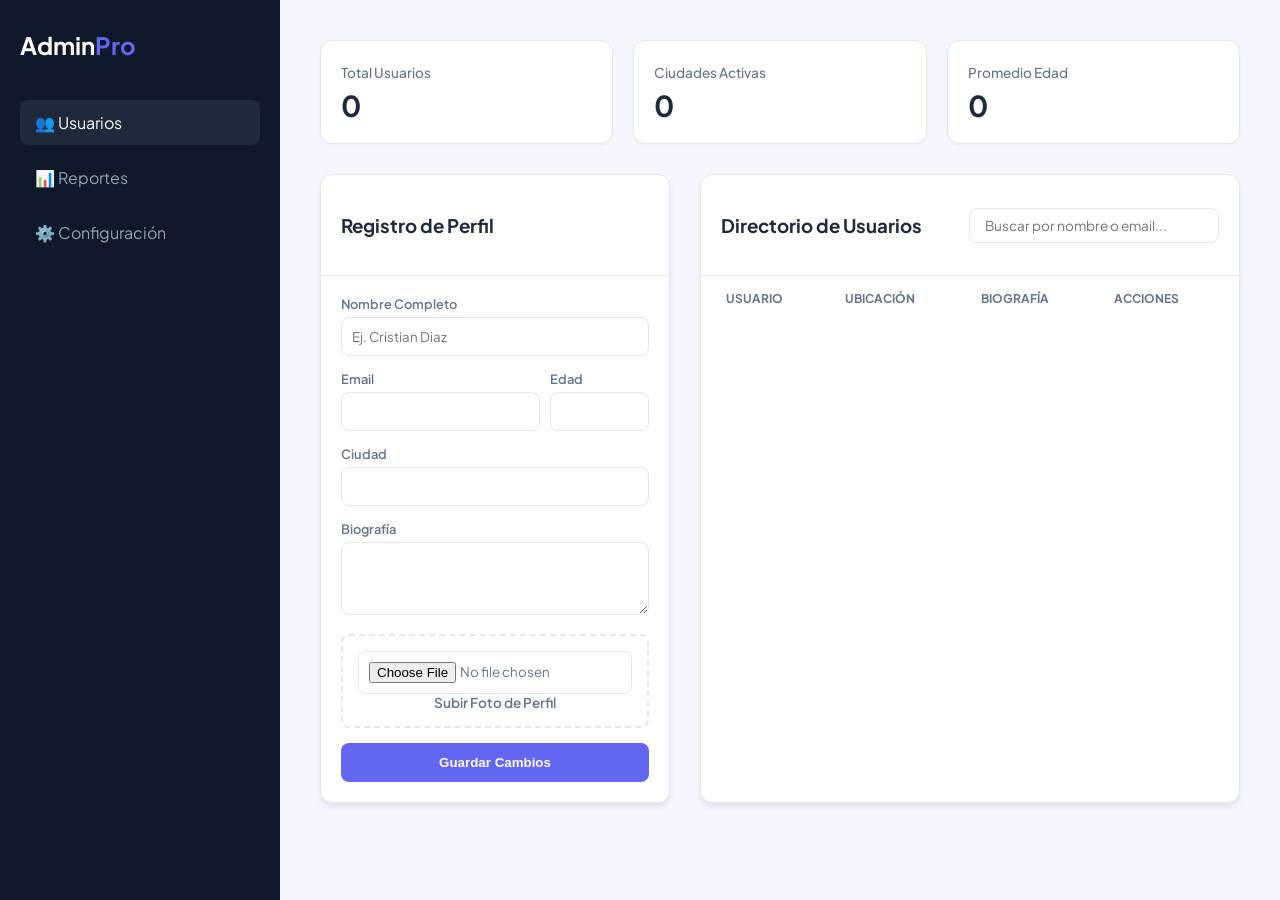
<file: apis/index.html>
<!DOCTYPE html>
<html lang="es">
<head>
  <meta charset="UTF-8" />
  <meta name="viewport" content="width=device-width, initial-scale=1.0"/>
  <title>AdminPro | Gestión de Usuarios</title>
  <link rel="preconnect" href="https://fonts.googleapis.com">
  <link href="https://fonts.googleapis.com/css2?family=Plus+Jakarta+Sans:wght@400;500;600;700&display=swap" rel="stylesheet">
  <link rel="stylesheet" href="/apis/style.css" />
</head>
<body>
  <div class="dashboard-container">
    <aside class="sidebar">
      <div class="logo">Admin<span>Pro</span></div>
      <nav>
        <a href="#" class="active">👥 Usuarios</a>
        <a href="#">📊 Reportes</a>
        <a href="#">⚙️ Configuración</a>
      </nav>
    </aside>

    <main class="main-content">
      <header class="stats-grid">
        <div class="stat-card">
          <span class="stat-label">Total Usuarios</span>
          <div class="stat-value" id="total-count">0</div>
        </div>
        <div class="stat-card">
          <span class="stat-label">Ciudades Activas</span>
          <div class="stat-value" id="city-count">0</div>
        </div>
        <div class="stat-card">
          <span class="stat-label">Promedio Edad</span>
          <div class="stat-value" id="avg-age">0</div>
        </div>
      </header>

      <div class="content-grid">
        <section class="card form-section">
          <div class="card-header">
            <h3>Registro de Perfil</h3>
          </div>
          <form id="usuario-form">
            <input type="hidden" id="usuario-id" />
            <div class="input-group">
              <label>Nombre Completo</label>
              <input type="text" id="name" placeholder="Ej. Cristian Diaz" required />
            </div>
            <div class="input-row">
              <div class="input-group">
                <label>Email</label>
                <input type="email" id="email" required />
              </div>
              <div class="input-group">
                <label>Edad</label>
                <input type="number" id="edad" />
              </div>
            </div>
            <div class="input-group">
              <label>Ciudad</label>
              <input type="text" id="ciudad" />
            </div>
            <div class="input-group">
              <label>Biografía</label>
              <textarea id="biografia" rows="3"></textarea>
            </div>
            <div class="input-group">
              <label class="custom-file-upload">
                <input type="file" id="foto" accept="image/*"/>
                Subir Foto de Perfil
              </label>
            </div>
            <button type="submit" class="btn-submit">Guardar Cambios</button>
          </form>
        </section>

        <section class="card table-section">
          <div class="table-header">
            <h3>Directorio de Usuarios</h3>
            <input type="text" id="search-input" placeholder="Buscar por nombre o email..." />
          </div>
          <div class="table-wrapper">
            <table>
              <thead>
                <tr>
                  <th>Usuario</th>
                  <th>Ubicación</th>
                  <th>Biografía</th>
                  <th>Acciones</th>
                </tr>
              </thead>
              <tbody id="usuarios-tbody"></tbody>
            </table>
          </div>
        </section>
      </div>
    </main>
  </div>
  <script src="/apis/app.js"></script>
</body>
</html>
</file>
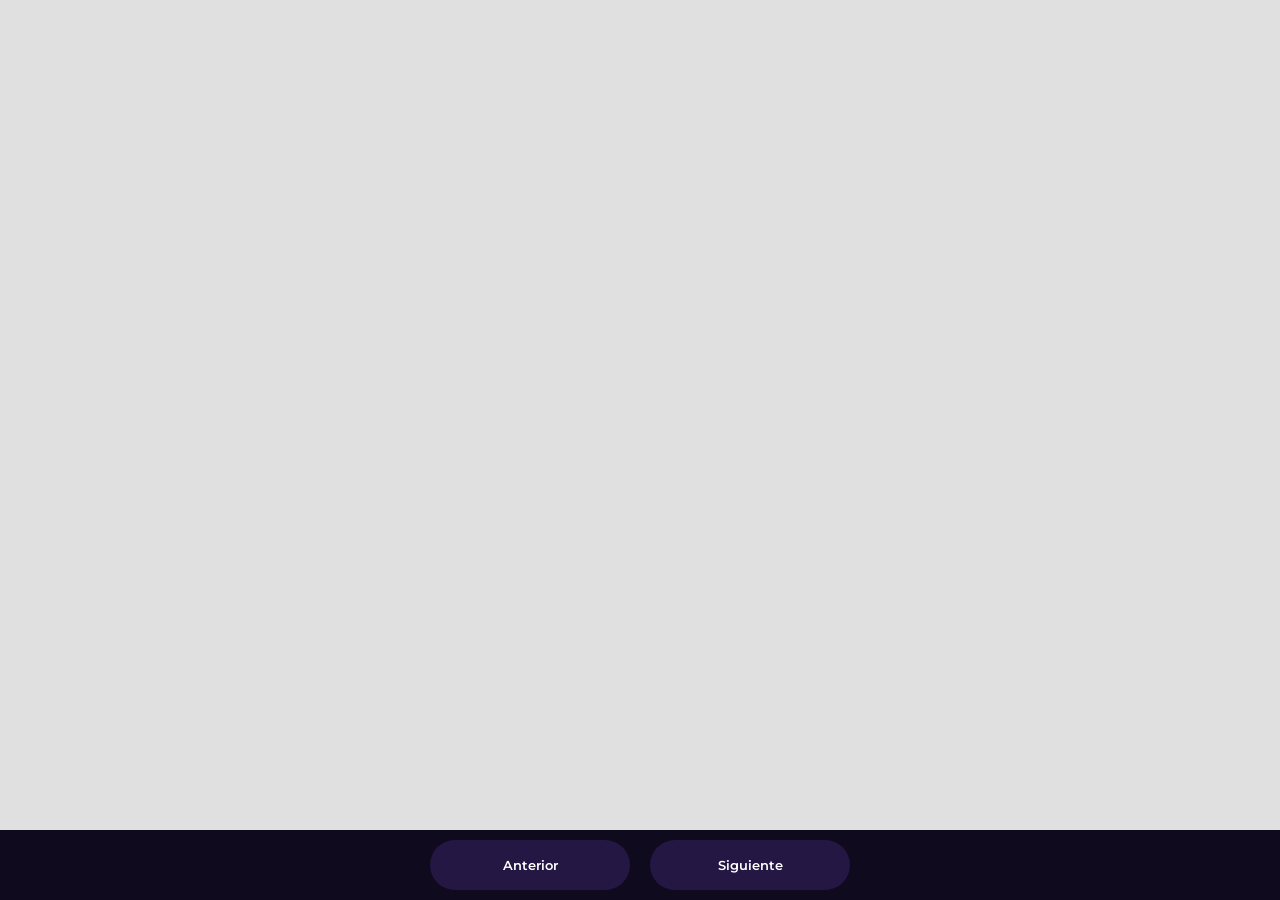
<file: como-conectarse-a-una-api-javascript/index.html>
<!DOCTYPE html>
<html lang="en">
<head>
	<meta charset="UTF-8">
	<meta http-equiv="X-UA-Compatible" content="IE=edge">
	<meta name="viewport" content="width=device-width, initial-scale=1.0">
	<link rel="preconnect" href="https://fonts.googleapis.com">
	<link rel="preconnect" href="https://fonts.gstatic.com" crossorigin>
	<link href="https://fonts.googleapis.com/css2?family=Montserrat:wght@600&display=swap" rel="stylesheet">
	<link rel="stylesheet" href="estilos.css">
	<title>Sitio de peliculas</title>
</head>
<body>
	<div class="contenedor" id="contenedor"></div>

	<div class="paginacion">
		<button id="btnAnterior">Anterior</button>
		<button id="btnSiguiente">Siguiente</button>
	</div>

	<script src="app.js"></script>
</body>
</html>
</file>
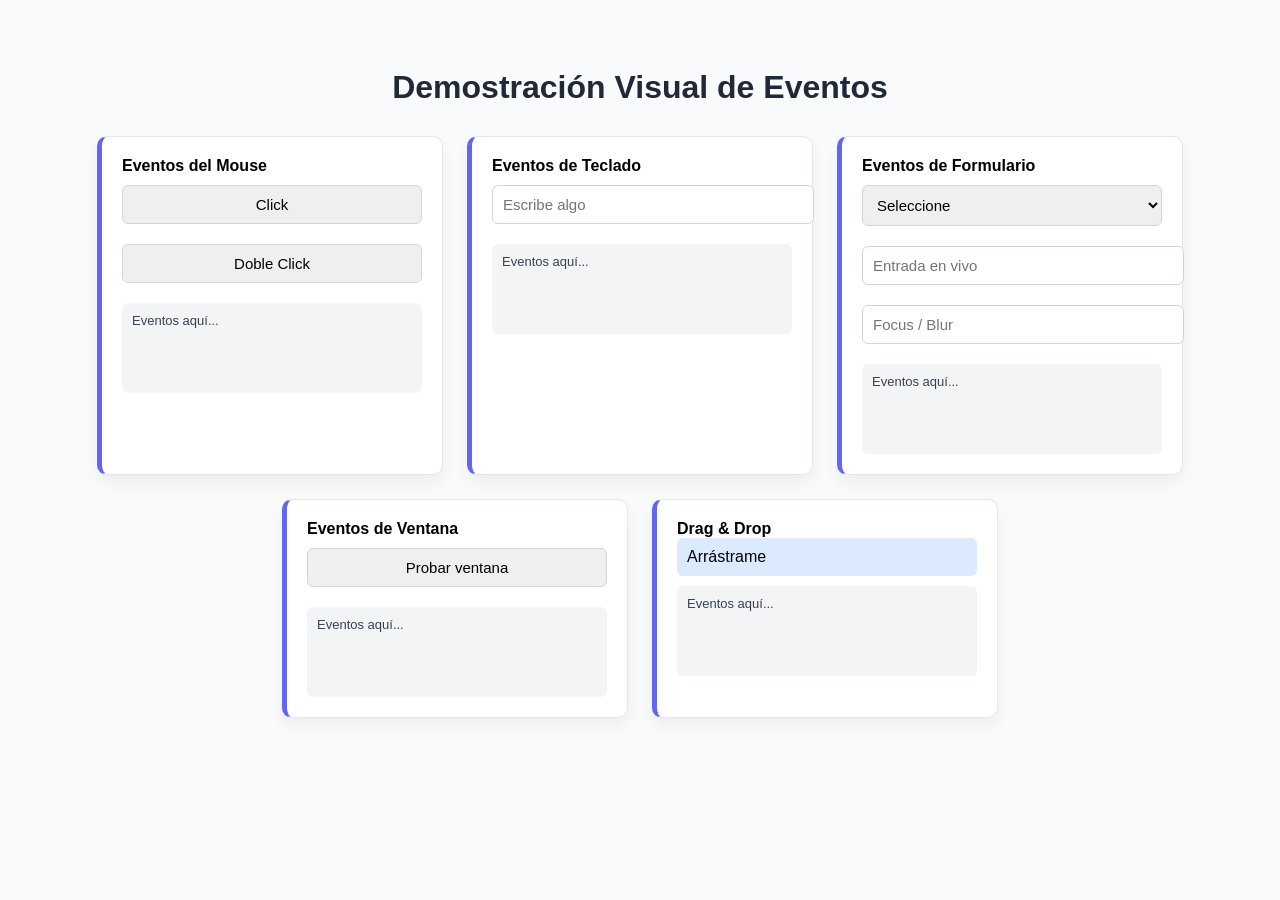
<file: eventos/index.html>
<!DOCTYPE html>
<html lang="es">
<head>
  <meta charset="UTF-8">
  <meta name="viewport" content="width=device-width, initial-scale=1.0">
  <link rel="stylesheet" href="./styles.css">
  <title>Eventos Estilizados</title>
</head>
<body>


<h1>Demostración Visual de Eventos</h1>
<div class="toast-container" id="toastContainer"></div>


<div class="container">


  <!-- Mouse Events -->
  <div class="event-box" onmouseover="showEvent('mouseover', 'mouse', this)" onmouseout="showEvent('mouseout', 'mouse', this)">
    <strong>Eventos del Mouse</strong>
    <button onclick="showEvent('click', 'mouse', this.parentElement)">Click</button>
    <button ondblclick="showEvent('dblclick', 'mouse', this.parentElement)">Doble Click</button>
    <div class="log">Eventos aquí...</div>
  </div>


  <!-- Keyboard Events -->
  <div class="event-box">
    <strong>Eventos de Teclado</strong>
    <input type="text" placeholder="Escribe algo"
      onkeydown="showEvent('keydown', 'keyboard', this.parentElement)"
      onkeyup="showEvent('keyup', 'keyboard', this.parentElement)">
    <div class="log">Eventos aquí...</div>
  </div>


  <!-- Form Events -->
  <div class="event-box">
    <strong>Eventos de Formulario</strong>
    <select onchange="showEvent('change', 'form', this.parentElement)">
      <option>Seleccione</option>
      <option>Opción A</option>
      <option>Opción B</option>
    </select>
    <input type="text" placeholder="Entrada en vivo" oninput="showEvent('input', 'form', this.parentElement)">
    <input type="text" placeholder="Focus / Blur"
      onfocus="showEvent('focus', 'form', this.parentElement)"
      onblur="showEvent('blur', 'form', this.parentElement)">
    <div class="log">Eventos aquí...</div>
  </div>


  <!-- Window Events -->
  <div class="event-box">
    <strong>Eventos de Ventana</strong>
    <button onclick="alert('Ahora intenta redimensionar o hacer scroll')">Probar ventana</button>
    <div class="log" id="winlog">Eventos aquí...</div>
  </div>


  <!-- Drag & Drop -->
  <div class="event-box" ondrop="drop(event)" ondragover="allowDrop(event)">
    <strong>Drag & Drop</strong>
    <div draggable="true" ondragstart="drag(event)" id="draggable"
      style="padding: 10px; background:#dbeafe; border-radius: 6px;">Arrástrame</div>
    <div class="log">Eventos aquí...</div>
  </div>


</div>


<script src="./script.js"></script>


</body>
</html>
</file>
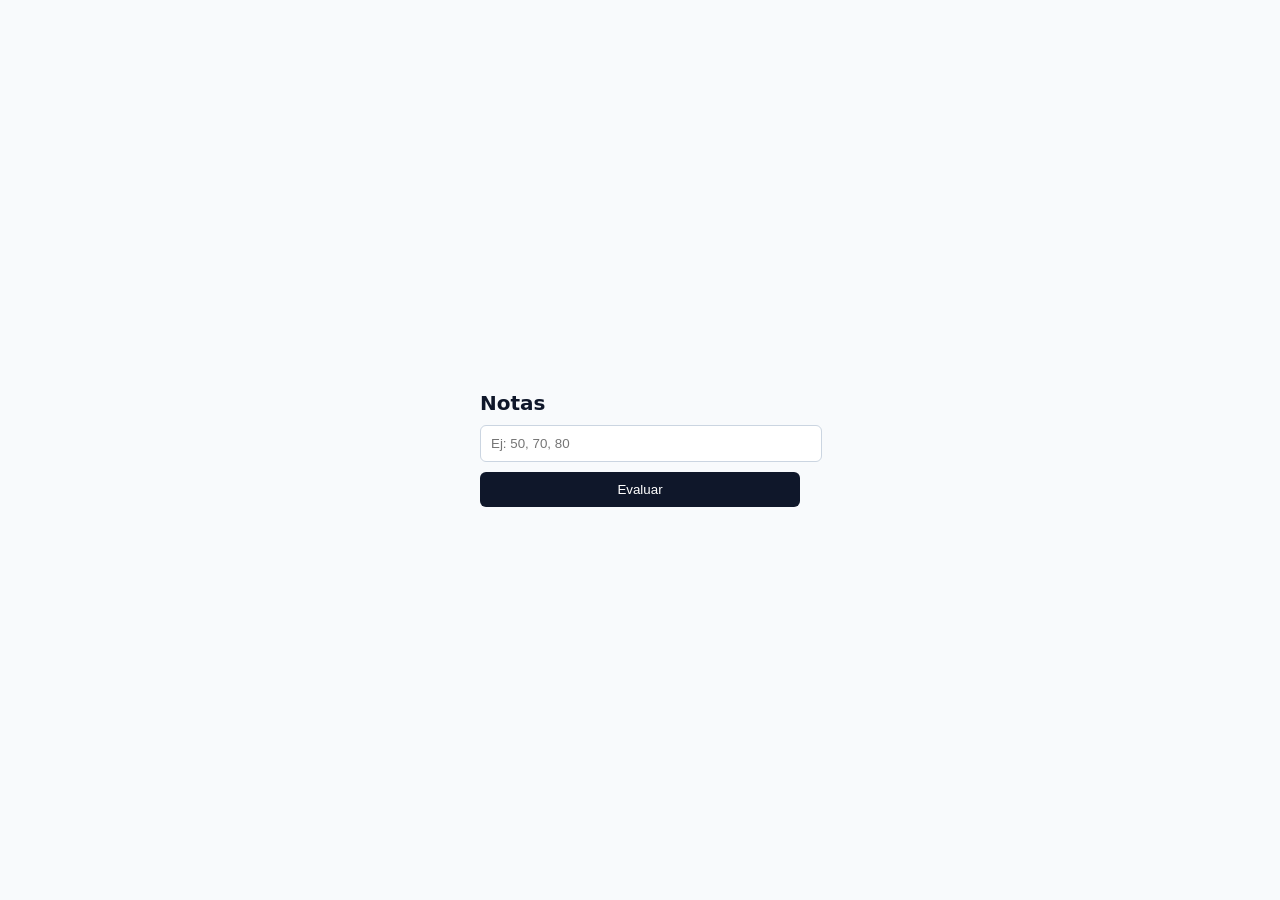
<file: funciones/index.html>
<!DOCTYPE html>
<html lang="es">
<head>
    <meta charset="UTF-8">
    <title>Notas</title>
    <link rel="stylesheet" href="./styles.css">
</head>
<body>

<div class="app">
    <h1>Notas</h1>
    <input type="text" id="inputNotas" placeholder="Ej: 50, 70, 80">
    <button onclick="ejecutar()">Evaluar</button>
    <div class="resultados" id="salida"></div>
</div>

<script src="./app.js"></script>
</body>
</html>
</file>
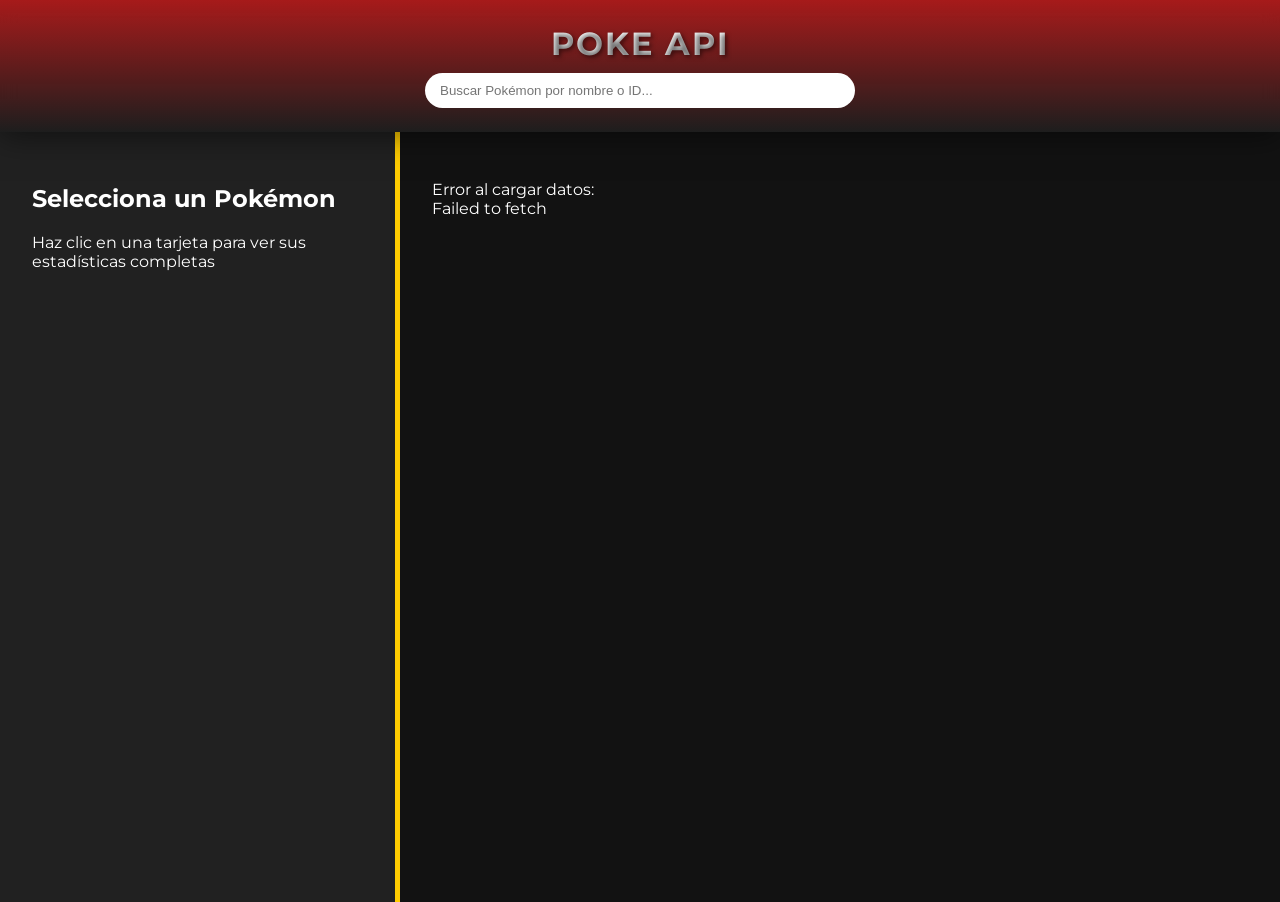
<file: Pokeapi-Pro-main/index.html>
<!DOCTYPE html>
<html lang="es">
<head>
  <meta charset="UTF-8">
  <meta name="viewport" content="width=device-width, initial-scale=1.0">
  <link rel="icon" type="image/png" href="./resources/pokebola.ico">
  <title>PokeAPI | Trainer Edition</title>
  <link rel="stylesheet" href="style.css">
</head>
<body>

  <header>
    <h1>POKE API</h1>
    <div class="search-container">
      <input type="text" id="search-input" placeholder="Buscar Pokémon por nombre o ID...">
    </div>
  </header>

  <main class="main-container">
    <section id="details" class="details-panel">
      <div class="placeholder-text">
        <h2>Selecciona un Pokémon</h2>
        <p>Haz clic en una tarjeta para ver sus estadísticas completas</p>
      </div>
    </section>

    <section id="cards-container" class="cards-grid"></section>
  </main>

  <script src="app.js"></script>
</body>
</html>
</file>
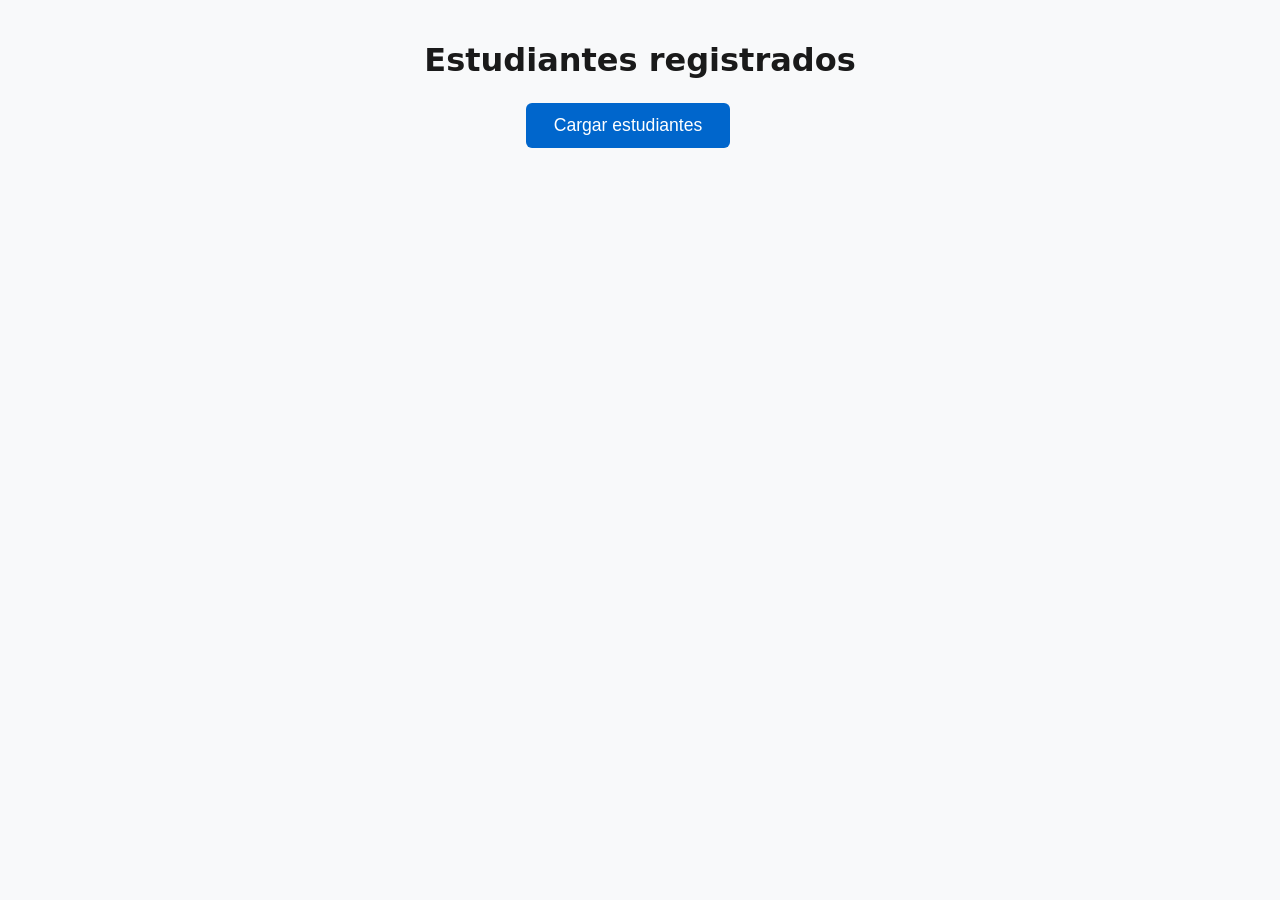
<file: Promesas/index.html>
<!DOCTYPE html>
<html lang="es">
    <head>
    <meta charset="UTF-8" />
    <meta name="viewport" content="width=device-width, initial-scale=1.0"/>
    <title>Listado de Estudiantes</title>
    <link rel="stylesheet" href="main.css">
    </head>
<body>

  <main class="container">
    <h1>Estudiantes registrados</h1>
    
    <div class="controles">
      <button id="btnCargar">Cargar estudiantes</button>
      <span id="estado"></span>
    </div>

    <div id="contenedorEstudiantes" class="grid-estudiantes">
      <!-- AquÃ­ van las tarjetas -->
    </div>

    <div id="error" class="mensaje-error oculto">
      No se pudieron cargar los estudiantes
    </div>
  </main>

  <script src="app.js"></script>
</body>
</html>
</file>
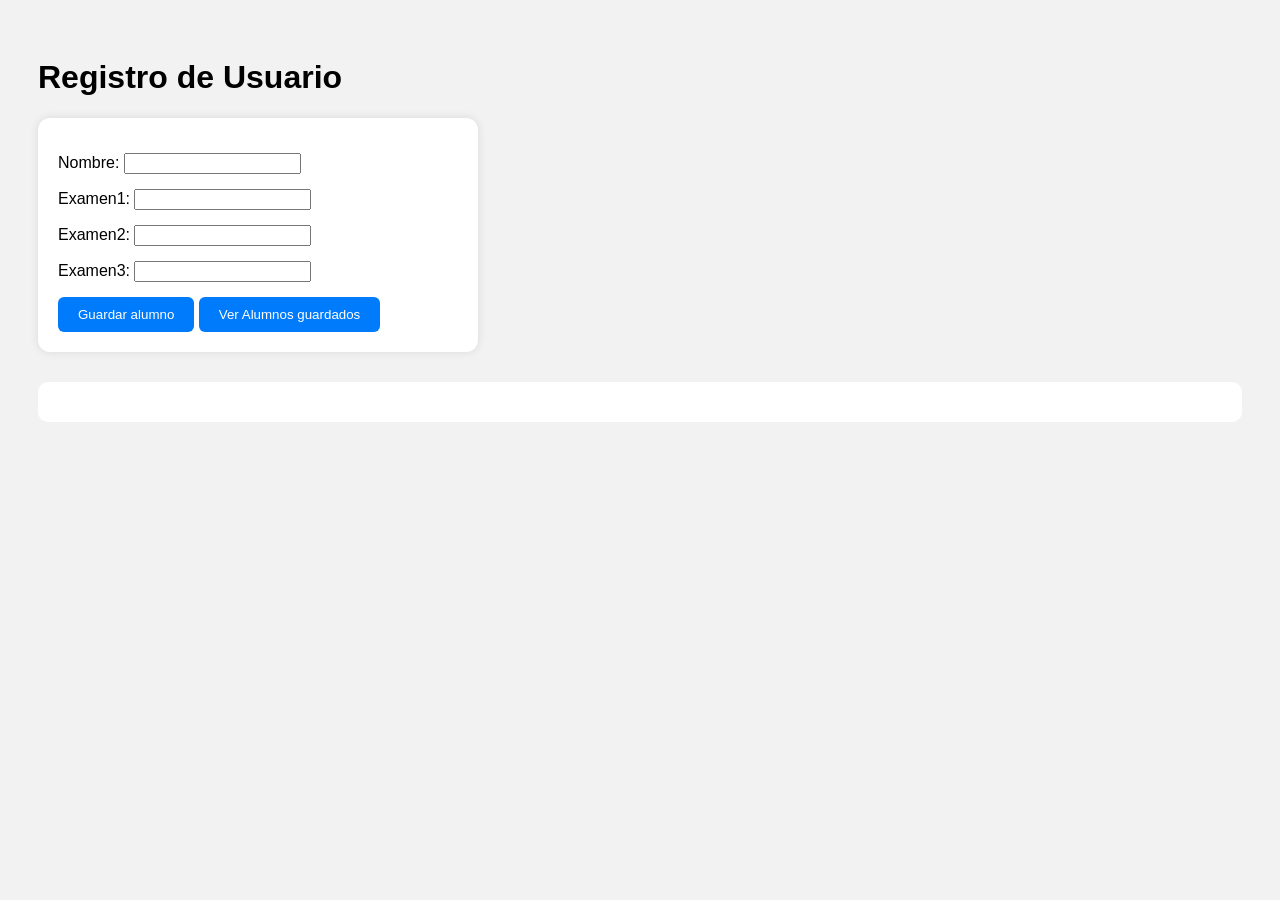
<file: reto/index.html>
<!DOCTYPE html>
<html lang="en">
<head>
    <meta charset="UTF-8">
    <meta name="viewport" content="width=device-width, initial-scale=1.0">
    <link rel="stylesheet" href="/reto/style.css">
    <title>Document</title>
</head>
<body>
    <h1>Registro de Usuario</h1>
    <form id="formulario">
        <label>Nombre: <input type="text" id="nombre" required></label>
        <label>Examen1: <input type="number" id="certamen 1" required></label>
        <label>Examen2: <input type="number" id="certamen 2" required></label>
        <label>Examen3: <input type="number" id="certamen 3" required></label>
        <button type="submit">Guardar alumno</button>
        <button type="button">Ver Alumnos guardados</button>
    </form>

    <div id="resultado"></div>
    <script src="/reto/script.js"></script>
</body>
</html>
</file>
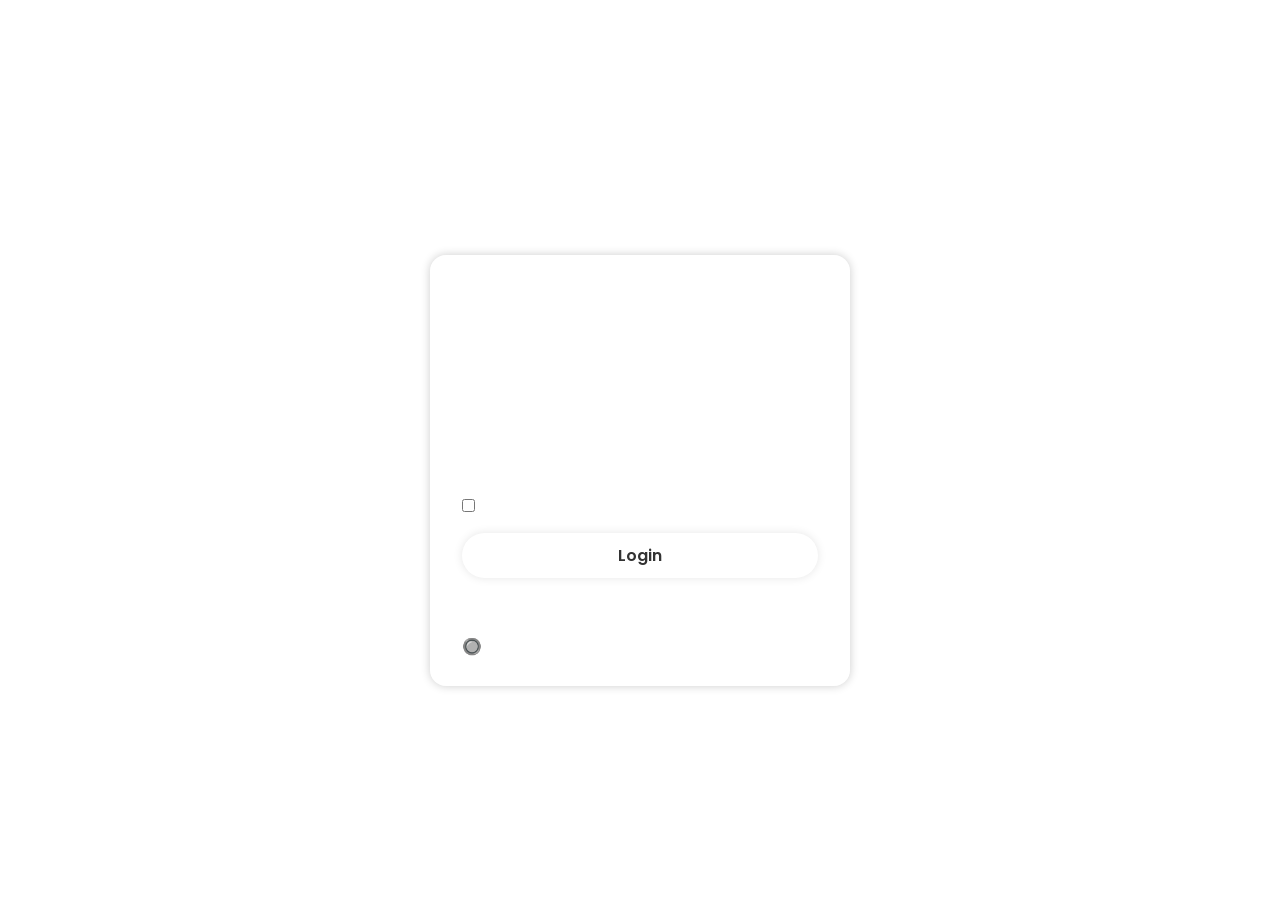
<file: usuario y contraseña/index.html>
<!DOCTYPE html>
<html lang="en" >
<head>
  <meta charset="UTF-8">
  <meta name="viewport" content="width=device-width, initial-scale=1.0">
  <title>Modern Glassmorphism Login Form</title>
  <link href='https://unpkg.com/boxicons@2.1.4/css/boxicons.min.css' rel='stylesheet'>  
  <link rel="stylesheet" href="/usuario y contraseña/style.css">
</head>
<body>
<div class="wrapper">
  <form id="loginForm">
    <h1>Login</h1>

    <div class="input-box">
      <input type="text" id="usuario" placeholder="Username">
      <i class='bx bxs-user'></i>
    </div>

    <div class="input-box">
      <input type="password" id="password" placeholder="Password">
      <i class='bx bxs-lock-alt'></i>
    </div>

    <div class="remember-forgot">
      <label><input type="checkbox">Remember me</label>
      <a href="forgot-password.html">Forgot password?</a>
    </div>

    <button type="submit" class="btn" id="loginBtn">Login</button>

    <div class="register-link">
      <p>Don't have an account? <a href="register.html">Register</a></p>
    </div>

    <!-- Agregamos elementos para mensajes -->
    <div id="estado" style="margin-top: 10px;">🔘 Esperando ingreso...</div>
    <div id="resultado" style="margin-top: 5px;"></div>

  </form>
</div>

<script src="/usuario y contraseña/script.js"></script>
</body>
</html>
</file>
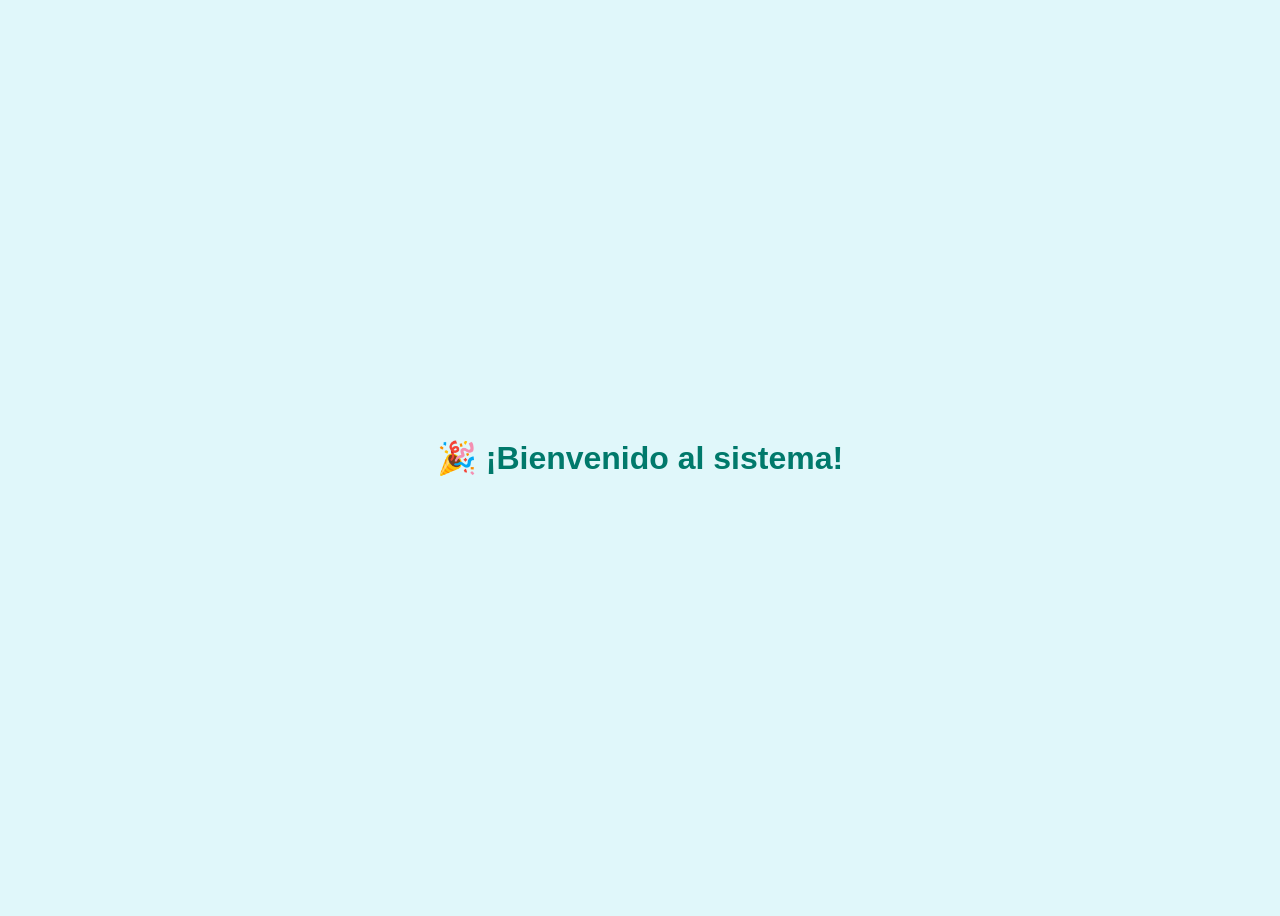
<file: usuario y contraseña/bienvenida.html>
<!DOCTYPE html>
<html lang="es">
<head>
  <meta charset="UTF-8">
  <title>Bienvenido</title>
  <style>
    body {
      font-family: Arial, sans-serif;
      background: #e0f7fa;
      display: flex;
      align-items: center;
      justify-content: center;
      height: 100vh;
    }
    h1 {
      color: #00796b;
    }
  </style>
</head>
<body>
  <h1>🎉 ¡Bienvenido al sistema!</h1>
</body>
</html>
</file>
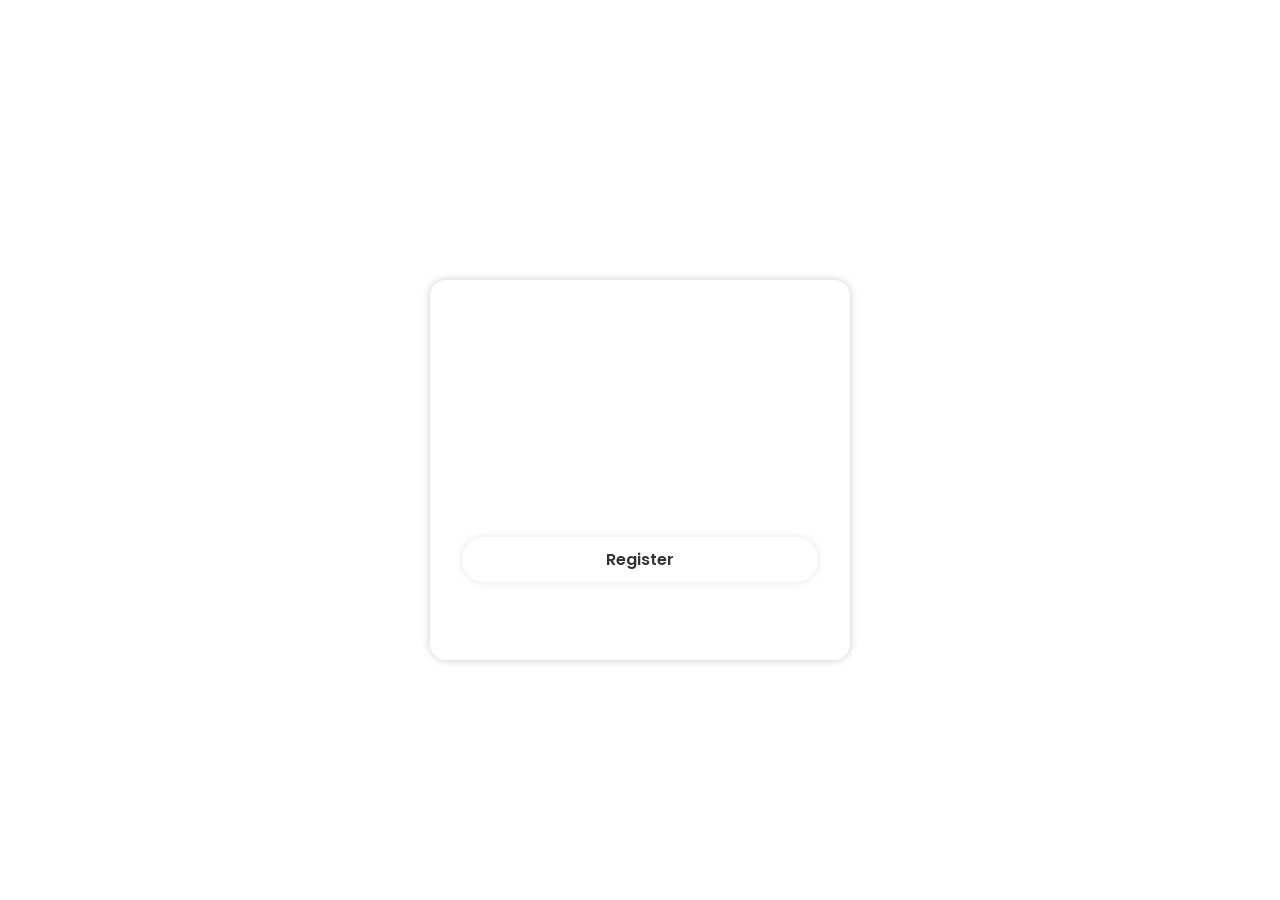
<file: usuario y contraseña/register.html>
<!DOCTYPE html>
<html lang="en" >
<head>
  <meta charset="UTF-8">
  <meta name="viewport" content="width=device-width, initial-scale=1.0">
  <title>Modern Glassmorphism Login Form</title>
  <link href='https://unpkg.com/boxicons@2.1.4/css/boxicons.min.css' rel='stylesheet'>  
  <link rel="stylesheet" href="/usuario y contraseña/style.css">
</head>
<body>
<div class="wrapper">
  <form id="loginForm">
    <h1>Register</h1>

    <div class="input-box">
      <input type="text" id="usuario" placeholder="Username">
      <i class='bx bxs-user'></i>
    </div>
    
    <div class="input-box">
      <input type="password" id="password" placeholder="Password">
      <i class='bx bxs-lock-alt'></i>
    </div>

    <button type="submit" class="btn" id="loginBtn">Register</button>

    <div class="register-link">
      <p>Don't have an account? <a href="index.html">Login</a></p>
    </div>

  </form>
</div>

<script src="/usuario y contraseña/script.js"></script>
</body>
</html>
</file>
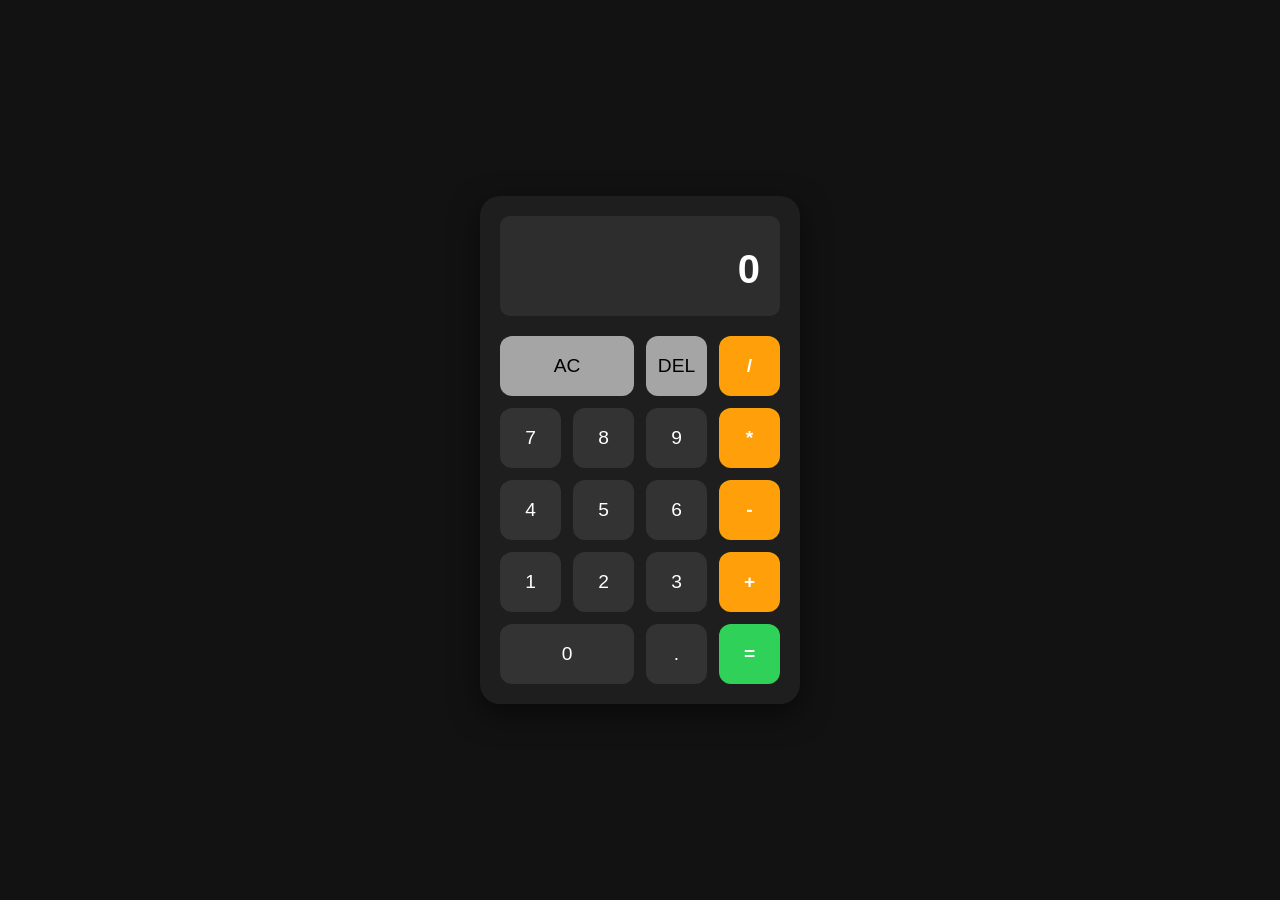
<file: refuerzo/ejercicio 1/calculadora.html>
<!DOCTYPE html>
<html lang="es">
<head>
    <meta charset="UTF-8">
    <meta name="viewport" content="width=device-width, initial-scale=1.0">
    <title>Calculadora de Práctica</title>
    <link rel="stylesheet" href="/refuerzo/ejercicio 1/calculadora.css">
</head>
<body>
    <div class="calculator">
        <div class="display">
            <div id="previous-operand" class="previous-operand"></div>
            <div id="current-operand" class="current-operand">0</div>
        </div>
        <div class="buttons-grid">
            <button class="btn col-2 action" id="clear">AC</button>
            <button class="btn action" id="delete">DEL</button>
            <button class="btn operator" data-operation>/</button>
            <button class="btn" data-number>7</button>
            <button class="btn" data-number>8</button>
            <button class="btn" data-number>9</button>
            <button class="btn operator" data-operation>*</button>
            <button class="btn" data-number>4</button>
            <button class="btn" data-number>5</button>
            <button class="btn" data-number>6</button>
            <button class="btn operator" data-operation>-</button>
            <button class="btn" data-number>1</button>
            <button class="btn" data-number>2</button>
            <button class="btn" data-number>3</button>
            <button class="btn operator" data-operation>+</button>
            <button class="btn col-2" data-number>0</button>
            <button class="btn" data-number>.</button>
            <button class="btn equal" id="equals">=</button>
        </div>
    </div>
    <script src="/refuerzo/ejercicio 1/calculadora.js"></script>
</body>
</html>
</file>
<file: apis/style.css>
:root {
    --primary: #6366f1;
    --primary-hover: #4f46e5;
    --surface: #ffffff;
    --background: #f4f7ff;
    --text-main: #1e293b;
    --text-muted: #64748b;
    --border: #e2e8f0;
    --radius: 12px;
    --shadow-sm: 0 1px 2px 0 rgb(0 0 0 / 0.05);
    --shadow-md: 0 4px 6px -1px rgb(0 0 0 / 0.1);
  }
  
  body {
    font-family: 'Plus Jakarta Sans', sans-serif;
    background-color: var(--background);
    color: var(--text-main);
    margin: 0;
  }
  
  .dashboard-container {
    display: flex;
    min-height: 100vh;
  }
  
  /* Sidebar */
  .sidebar {
    width: 240px;
    background: #0f172a;
    color: white;
    padding: 30px 20px;
  }
  
  .logo {
    font-size: 1.5rem;
    font-weight: 700;
    margin-bottom: 40px;
  }
  
  .logo span { color: var(--primary); }
  
  .sidebar nav a {
    display: block;
    color: #94a3b8;
    text-decoration: none;
    padding: 12px 15px;
    border-radius: 8px;
    margin-bottom: 10px;
    transition: 0.3s;
  }
  
  .sidebar nav a.active, .sidebar nav a:hover {
    background: #1e293b;
    color: white;
  }
  
  /* Main Content */
  .main-content {
    flex: 1;
    padding: 40px;
    max-width: 1200px;
  }
  
  /* Stats Cards */
  .stats-grid {
    display: grid;
    grid-template-columns: repeat(3, 1fr);
    gap: 20px;
    margin-bottom: 30px;
  }
  
  .stat-card {
    background: var(--surface);
    padding: 20px;
    border-radius: var(--radius);
    box-shadow: var(--shadow-sm);
    border: 1px solid var(--border);
  }
  
  .stat-label { color: var(--text-muted); font-size: 0.85rem; font-weight: 500; }
  .stat-value { font-size: 1.8rem; font-weight: 700; margin-top: 5px; }
  
  /* Content Layout */
  .content-grid {
    display: grid;
    grid-template-columns: 350px 1fr;
    gap: 30px;
  }
  
  .card {
    background: var(--surface);
    border-radius: var(--radius);
    box-shadow: var(--shadow-md);
    border: 1px solid var(--border);
    overflow: hidden;
  }
  
  .card-header, .table-header {
    padding: 20px;
    border-bottom: 1px solid var(--border);
    display: flex;
    justify-content: space-between;
    align-items: center;
  }
  
  /* Form Styles */
  #usuario-form { padding: 20px; }
  .input-row { display: grid; grid-template-columns: 2fr 1fr; gap: 10px; }
  .input-group { margin-bottom: 15px; }
  label { display: block; font-size: 0.8rem; font-weight: 600; margin-bottom: 5px; color: var(--text-muted); }
  
  input, textarea {
    width: 100%;
    padding: 10px;
    border: 1px solid var(--border);
    border-radius: 8px;
    box-sizing: border-box;
    font-family: inherit;
  }
  
  .custom-file-upload {
    border: 2px dashed var(--border);
    display: block;
    padding: 15px;
    text-align: center;
    cursor: pointer;
    border-radius: 8px;
    color: var(--text-muted);
    font-size: 0.85rem;
  }
  
  .btn-submit {
    width: 100%;
    background: var(--primary);
    color: white;
    border: none;
    padding: 12px;
    border-radius: 8px;
    font-weight: 600;
    cursor: pointer;
    transition: 0.2s;
  }
  
  .btn-submit:hover { background: var(--primary-hover); }
  
  /* Table Styles */
  .table-wrapper { padding: 0 10px; }
  table { width: 100%; border-collapse: collapse; }
  th { text-align: left; padding: 15px; font-size: 0.75rem; color: var(--text-muted); text-transform: uppercase; }
  td { padding: 15px; border-top: 1px solid var(--border); vertical-align: middle; }
  
  .user-cell { display: flex; align-items: center; gap: 12px; }
  .user-info span { display: block; font-size: 0.8rem; color: var(--text-muted); }
  .user-avatar { width: 40px; height: 40px; border-radius: 10px; object-fit: cover; background: #eee; }
  
  /* Search Input */
  #search-input { width: 250px; padding: 8px 15px; font-size: 0.85rem; }
  
  @media (max-width: 1000px) {
    .content-grid { grid-template-columns: 1fr; }
    .sidebar { display: none; }
  }
</file>
<file: como-conectarse-a-una-api-javascript/estilos.css>
* {
	margin: 0;
	padding: 0;
	box-sizing: border-box;
}

body {
	font-family: 'Montserrat', sans-serif;
	background: #e0e0e0;
	color: #1d1d1d;
}

.contenedor {
	width: 90%;
	max-width: 1000px;
	margin: 40px auto 100px auto;

	display: grid;
	grid-template-columns: repeat(4, 1fr);
	gap: 40px;
}

.contenedor .pelicula {
	text-align: center;
}

.contenedor .pelicula .titulo {
	font-size: 16px;
	font-weight: 600;
}

.contenedor .pelicula .poster {
	width: 100%;
	margin-bottom: 10px;
	border-radius: 15px;
}

.paginacion {
	position: fixed;
	bottom: 0;
	background: #100a1f;
	width: 100%;
	display: flex;
	justify-content: center;
	gap: 20px;
	padding: 10px;
}

.paginacion button {
	cursor: pointer;
	border: none;
	display: flex;
	align-items: center;
	justify-content: center;
	text-align: center;
	height: 50px;
	width: 200px;
	background: #241744;
	color: #fff;
	border-radius: 100px;
	font-family: 'Montserrat', sans-serif;
	font-weight: 600;
	transition: .3s ease all;
}

.paginacion button:hover {
	background: #137c32;
}
</file>
<file: eventos/styles.css>
body {
      font-family: 'Segoe UI', sans-serif;
      padding: 40px;
      background: #f9fafb;
    }


    h1 {
      text-align: center;
      color: #1f2937;
    }


    .container {
      display: flex;
      flex-wrap: wrap;
      gap: 24px;
      justify-content: center;
      margin-top: 30px;
    }


    .event-box {
      background: #fff;
      border: 1px solid #e5e7eb;
      border-left: 5px solid #6366f1;
      border-radius: 10px;
      padding: 20px;
      width: 300px;
      box-shadow: 0 8px 16px rgba(0,0,0,0.05);
      transition: 0.3s ease;
    }


    .event-box:hover {
      transform: scale(1.015);
    }


    input, select, textarea, button {
      width: 100%;
      margin: 10px 0;
      padding: 10px;
      font-size: 15px;
      border: 1px solid #d1d5db;
      border-radius: 6px;
    }


    .log {
      font-size: 13px;
      background: #f3f4f6;
      color: #374151;
      padding: 10px;
      height: 70px;
      overflow-y: auto;
      border-radius: 6px;
      margin-top: 10px;
    }


    /* Toast Notifications */
    .toast-container {
      position: fixed;
      top: 20px;
      right: 20px;
      z-index: 9999;
    }


    .toast {
      margin-bottom: 10px;
      padding: 12px 18px;
      border-radius: 8px;
      font-size: 14px;
      font-weight: 500;
      color: #fff;
      box-shadow: 0 4px 12px rgba(0,0,0,0.1);
      animation: fadeOut 4s forwards;
    }


    @keyframes fadeOut {
      0% { opacity: 1; transform: translateY(0); }
      90% { opacity: 1; }
      100% { opacity: 0; transform: translateY(-20px); }
    }


    .toast.mouse { background: #3b82f6; }
    .toast.keyboard { background: #10b981; }
    .toast.form { background: #f59e0b; }
    .toast.window { background: #8b5cf6; }
    .toast.drag { background: #ec4899; }
</file>
<file: funciones/styles.css>
body {
    font-family: system-ui, sans-serif;
    background: #f8fafc;
    color: #0f172a;
    display: flex;
    justify-content: center;
    align-items: center;
    height: 100vh;
    margin: 0;
}

.app {
    width: 320px;
}

h1 {
    font-size: 20px;
    margin-bottom: 10px;
}

input {
    width: 100%;
    padding: 10px;
    margin-bottom: 10px;
    border: 1px solid #cbd5e1;
    border-radius: 6px;
}

button {
    width: 100%;
    padding: 10px;
    border: none;
    background: #0f172a;
    color: white;
    border-radius: 6px;
    cursor: pointer;
}

button:hover {
    opacity: 0.9;
}

.resultados {
    margin-top: 15px;
    font-size: 14px;
}

.aprobado {
    color: #16a34a;
}

.reprobado {
    color: #dc2626;
}

.total {
    margin-top: 10px;
    font-weight: bold;
}
</file>
<file: Pokeapi-Pro-main/style.css>
/* 1. Importación de Google Fonts desde el CSS */
@import url('https://fonts.googleapis.com/css2?family=Montserrat:wght@400;700&family=Press+Start+2P&display=swap');

:root {
  --primary: #d32f2f;
  --dark: #212121;
  --accent: #ffcc00;
  --fire: #ff9d55; --water: #5090f1; --grass: #63bc5a; --electric: #f4d23c;
  --ice: #73cebf; --fighting: #ce4069; --poison: #ab6ac8; --ground: #d97746;
  --flying: #8fa8dd; --psychic: #fa7179; --bug: #91c12f; --rock: #c5b679;
  --ghost: #5269ad; --dragon: #0b6dc3; --dark-type: #5a5366; --steel: #5a8ea1;
  --fairy: #ec8fe6; --normal: #949ba2;
  --font-pixel: 'Press Start 2P', cursive;
  --font-main: 'Montserrat', sans-serif;
}

body {
  margin: 0;
  font-family: var(--font-main);  background: #121212;
  color: white;
}

header {
  /* Usamos un degradado lineal suave */
  background: linear-gradient(180deg, rgba(183, 28, 28, 0.9) 0%, rgba(33, 33, 33, 0.8) 100%);
  
  /* Efecto de desenfoque de fondo (Glassmorphism) */
  backdrop-filter: blur(10px);
  -webkit-backdrop-filter: blur(10px);
  
  padding: 1.5rem;
  text-align: center;
  position: sticky; /* Se queda fijo al hacer scroll */
  top: 0;
  z-index: 1000;
  border-bottom: 1px solid rgba(255, 255, 255, 0.1);
  box-shadow: 0 4px 30px rgba(0, 0, 0, 0.5);
  border: none;
}

header h1 {
  margin: 0;
  font-size: 2rem;
  letter-spacing: 2px;
  text-shadow: 2px 2px 4px rgba(0,0,0,0.5);
  background: linear-gradient(#fff, #ccc);
  -webkit-background-clip: text;
  -webkit-text-fill-color: transparent;
}

.search-container input {
  width: 80%;
  max-width: 400px;
  padding: 10px 15px;
  border-radius: 25px;
  border: none;
  outline: none;
  margin-top: 10px;
}

.main-container {
  display: grid;
  grid-template-columns: 400px 1fr;
  height: calc(100vh - 130px);
}

/* Panel Izquierdo: Detalles */
#details {
  background: var(--dark);
  padding: 2rem;
  overflow-y: auto;
  border-right: 5px solid var(--accent);
  display: flex;
  flex-direction: column;
  align-items: center;
  transition: all 0.3s ease;
}

.pokemon-image { width: 80%; max-width: 300px; filter: drop-shadow(0 0 10px rgba(0,0,0,0.5)); }

/* Tags de tipos */
.types { display: flex; gap: 8px; margin: 15px 0; }
.type-badge {
  padding: 5px 15px;
  border-radius: 15px;
  text-transform: uppercase;
  font-size: 0.8rem;
  font-weight: bold;
  box-shadow: 0 2px 5px rgba(0,0,0,0.3);
}

/* Stats */
.stats-container { width: 100%; margin-top: 20px; }
.stat-row { margin-bottom: 12px; }
.stat-bar-bg { background: #444; height: 10px; border-radius: 5px; overflow: hidden; }
.stat-bar-fill { height: 100%; transition: width 0.5s ease-out; }

/* Panel Derecho: Cards */
#cards-container {
  display: grid;
  grid-template-columns: repeat(auto-fill, minmax(160px, 1fr));
  gap: 1.5rem;
  padding: 2rem;
  overflow-y: auto;
}

.card {
  background: #2c2c2c;
  border-radius: 15px;
  padding: 1rem;
  text-align: center;
  cursor: pointer;
  transition: transform 0.2s, border-color 0.2s;
  border: 2px solid transparent;
}
.card h3 {
  font-family: var(--font-main);
  font-weight: 700;
  font-size: 0.9rem;
}

.card:hover {
  transform: translateY(-5px);
  border-color: var(--accent);
  background: #383838;
}

/* Responsividad */
@media (max-width: 850px) {
  .main-container { grid-template-columns: 1fr; height: auto; }
  #details { height: auto; border-right: none; border-bottom: 5px solid var(--accent); }
}

/* Media Query para pantallas de móviles (menos de 600px) */
@media (max-width: 600px) {
  /* Ocultamos la imagen dentro de la card */
  .card img {
    display: none;
  }

  /* Ajustamos el padding de la card para que sea más compacta */
  .card {
    padding: 10px;
    display: flex;
    align-items: center;
    justify-content: center;
    min-height: 50px;
  }

  /* Reducimos el tamaño del texto para que quepan más nombres */
  .card h3 {
    font-size: 0.9rem;
    margin: 0;
  }

  /* Opcional: hacemos que el contenedor de cards tenga más columnas en móvil */
  #cards-container {
    grid-template-columns: repeat(auto-fill, minmax(120px, 1fr));
    gap: 10px;
    padding: 10px;
  }
}
</file>
<file: Promesas/main.css>
* {
    box-sizing: border-box;
  }
  
  body {
    font-family: system-ui, -apple-system, sans-serif;
    background: #f8f9fa;
    margin: 0;
    padding: 20px;
    min-height: 100vh;
  }
  
  .container {
    max-width: 1100px;
    margin: 0 auto;
  }
  
  h1 {
    text-align: center;
    color: #1a1a1a;
    margin-bottom: 1.5rem;
  }
  
  .controles {
    text-align: center;
    margin-bottom: 2rem;
  }
  
  button {
    padding: 12px 28px;
    font-size: 1.1rem;
    background: #0066cc;
    color: white;
    border: none;
    border-radius: 6px;
    cursor: pointer;
    transition: background 0.2s;
  }
  
  button:hover:not(:disabled) {
    background: #0052a3;
  }
  
  button:disabled {
    background: #aaa;
    cursor: not-allowed;
  }
  
  #estado {
    margin-left: 1.5rem;
    font-weight: 500;
    color: #444;
  }
  
  
  
  .tarjeta {
    background: white;
    border-radius: 10px;
    overflow: hidden;
    box-shadow: 0 4px 12px rgba(0,0,0,0.08);
    transition: transform 0.15s, box-shadow 0.15s;
  }
  
  .tarjeta:hover {
    transform: translateY(-4px);
    box-shadow: 0 8px 20px rgba(0,0,0,0.12);
  }
  
  .tarjeta img {
    width: 100%;
    height: 220px;
    object-fit: cover;
  }
  
  .info {
    padding: 1.2rem;
  }
  
  .info h3 {
    margin: 0 0 0.8rem;
    font-size: 1.25rem;
  }
  
  .stock-si { color: #006600; font-weight: 600; }
  .stock-no  { color: #c40000; font-weight: 600; }
  
  .mensaje-error {
    background: #ffebee;
    color: #c62828;
    padding: 1.2rem;
    border-radius: 8px;
    text-align: center;
    font-size: 1.1rem;
    margin: 2rem auto;
    max-width: 600px;
  }
  
  .oculto {
    display: none;
  }
  
  .grid-estudiantes {
    display: grid;
    grid-template-columns: repeat(auto-fill, minmax(280px, 1fr));
    gap: 1.5rem;
  }
  
  .tarjeta {
    /* mismo estilo */
  }
  
  .tarjeta img {
    width: 100%;
    height: 220px;
    object-fit: cover;
    border-bottom: 4px solid #0066cc;
  }
  
  .info {
    padding: 1.2rem;
  }
  
  .info h3 {
    margin: 0 0 0.8rem;
    font-size: 1.25rem;
    color: #1a1a1a;
  }
  
  .promedio {
    font-size: 1.5rem;
    font-weight: 800;
    margin: 0.4rem 0;
  }
  
  .promedio-alto  { color: #006600; }
  .promedio-medio { color: #e67e22; }
  .promedio-bajo  { color: #c62828; }
  
  .carrera {
    color: #444;
    font-weight: 500;
    margin: 0.6rem 0;
  }
  
  .ciudad {
    color: #666;
    font-size: 0.95rem;
  }
</file>
<file: reto/style.css>
body {
    font-family: Arial, sans-serif;
    background-color: #f2f2f2;
    padding: 30px;
  }
  
  form {
    background-color: #fff;
    padding: 20px;
    border-radius: 12px;
    box-shadow: 0 0 10px rgba(0,0,0,0.1);
    max-width: 400px;
  }
  
  label {
    display: block;
    margin: 15px 0;
  }
  
  button {
    padding: 10px 20px;
    border: none;
    background-color: #007bfc;
    color: white;
    border-radius: 6px;
    cursor: pointer;
  }
  
  #resultado {
    margin-top: 30px;
    background: #fff;
    padding: 20px;
    border-radius: 10px;
  }
</file>
<file: usuario y contraseña/style.css>
@import url("https://fonts.googleapis.com/css2?family=Poppins:wght@200;400;500;600;700;800;900&display=swap");

html {
  font-size: 100%; /* 1rem = 16px por defecto */
}

* {
  margin: 0;
  padding: 0;
  box-sizing: border-box;
  font-family: "Poppins", sans-serif;
}

body {
  display: flex;
  justify-content: center;
  align-items: center;
  min-height: 100vh;

  background: url("https://i.pinimg.com/1200x/d4/c7/5f/d4c75f71f2f01ec68fc12b688205fbc9.jpg")
    no-repeat;
  background-size: cover;
  background-position: center;
}

.wrapper {
  margin-top: 2.5rem; /* 40px */
  width: 26.25rem; /* 420px */
  background-color: transparent;
  border: 0.125rem solid rgba(255, 255, 255, 0.2); /* 2px */
  backdrop-filter: blur(0.9375rem); /* 15px */
  box-shadow: 0 0 0.625rem rgba(0, 0, 0, 0.2); /* 10px */
  color: #fff;
  border-radius: 1rem; /* 16px */
  padding: 1.25rem 1.875rem; /* 20px 30px */
}

.wrapper h1 {
  font-size: 1.875rem; /* 30px */
  text-align: center;
}

.wrapper .input-box {
  width: 100%;
  height: 3.125rem; /* 50px */
  position: relative;
  margin: 1.875rem 0; /* 30px */
}

.input-box input {
  width: 100%;
  height: 100%;
  background: transparent;
  border: none;
  outline: none;
  border: 0.125rem solid rgba(255, 255, 255, 0.2); /* 2px */
  border-radius: 2.5rem; /* 40px */
  font-size: 1rem; /* 16px */
  color: #fff;
  padding: 1.25rem 2.8125rem 1.25rem 1.25rem; /* 20px 45px 20px 20px */
}

.input-box input::placeholder {
  color: #fff;
}

.input-box i {
  position: absolute;
  right: 1.25rem; /* 20px */
  top: 50%;
  transform: translateY(-50%);
  font-size: 1.25rem; /* 20px */
}

.wrapper .remember-forgot {
  display: flex;
  justify-content: space-between;
  font-size: 0.875rem; /* 14px */
  margin: -0.9375rem 0 0.9375rem; /* -15px 0 15px */
}

.remember-forgot label input {
  accent-color: #fff;
  margin-right: 0.1875rem; /* 3px */
}

.remember-forgot a {
  color: #fff;
  text-decoration: none;
}

.remember-forgot a:hover {
  text-decoration: underline;
}

.wrapper .btn {
  width: 100%;
  height: 2.8125rem; /* 45px */
  background: #fff;
  border: none;
  outline: none;
  border-radius: 2.5rem; /* 40px */
  box-shadow: 0 0 0.625rem rgba(0, 0, 0, 0.1); /* 10px */
  cursor: pointer;
  font-size: 1rem; /* 16px */
  color: #333;
  font-weight: 600;
}

.wrapper .register-link {
  text-align: center;
  font-size: 0.875rem; /* 14px */
  margin: 1.25rem 0 0.9375rem; /* 20px 0 15px */
}

.wrapper .register-link p a {
  color: #fff;
  text-decoration: none;
  font-weight: 600;
}

.wrapper .register-link p a:hover {
  text-decoration: underline;
}

.success {
  color: green;
  font-weight: bold;
}
.error {
  color: red;
  font-weight: bold;
}
</file>
<file: refuerzo/ejercicio 1/calculadora.css>
*{
    box-sizing: border-box;
    margin: 0;
    padding: 0;
    font-family: 'Segoe UI', Tahoma, Geneva, Verdana, sans-serif;
}
body {
    background-color: #121212; /* Fondo oscuro para confort visual */
    display: flex;
    justify-content: center;
    align-items: center;
    height: 100vh;
}
.calculator {
    width: 320px;
    background-color: #1e1e1e;
    border-radius: 20px;
    padding: 20px;
    box-shadow: 0 10px 30px rgba(0, 0, 0, 0.5);
}
/* Pantalla */
.display {
    background-color: #2d2d2d;
    margin-bottom: 20px;
    padding: 20px;
    border-radius: 10px;
    text-align: right;
    word-wrap: break-word;
    word-break: break-all;
    min-height: 100px;
    display: flex;
    flex-direction: column;
    justify-content: space-around;
}
.previous-operand {
    color: #a0a0a0;
    font-size: 1rem;
}
.current-operand {
    color: #ffffff;
    font-size: 2.5rem;
    font-weight: bold;
}
/* Grilla de botones */
.buttons-grid {
    display: grid;
    grid-template-columns: repeat(4, 1fr);
    gap: 12px;
}
.btn {
    cursor: pointer;
    border: none;
    border-radius: 12px;
    height: 60px;
    font-size: 1.2rem;
    background-color: #333333;
    color: white;
    transition: background-color 0.2s, transform 0.1s;
}
.btn:hover {
    background-color: #444444;
}
.btn:active {
    transform: scale(0.95);
}
/* Estilos especiales */
.col-2 {
    grid-column: span 2;
}
.operator {
    background-color: #ff9f0a; /* Estilo naranja clásico */
    font-weight: bold;
}
.operator:hover {
    background-color: #ffb340;
}
.action {
    background-color: #a5a5a5;
    color: black;
}
.action:hover {
    background-color: #d4d4d4;
}
.equal {
    background-color: #30d158;
    font-weight: bold;
}
.equal:hover {
    background-color: #54e37a;
}
</file>
